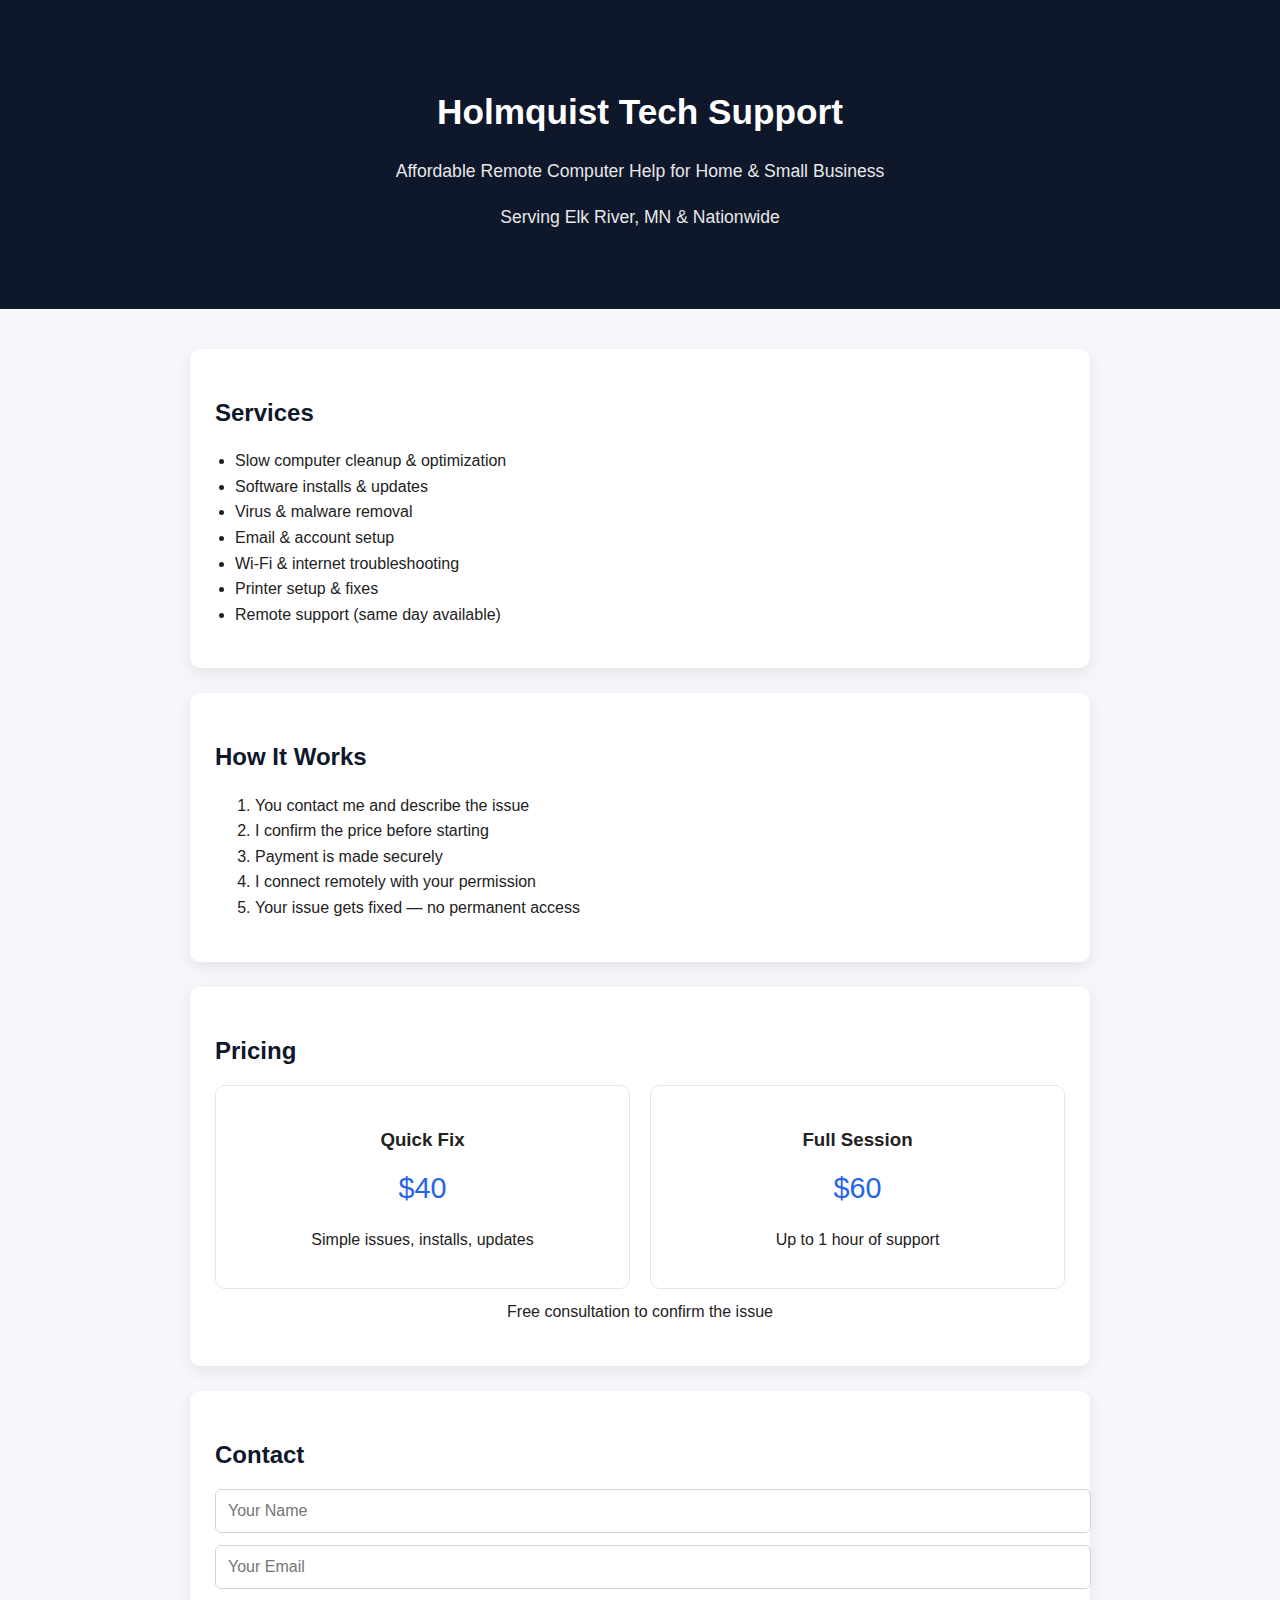
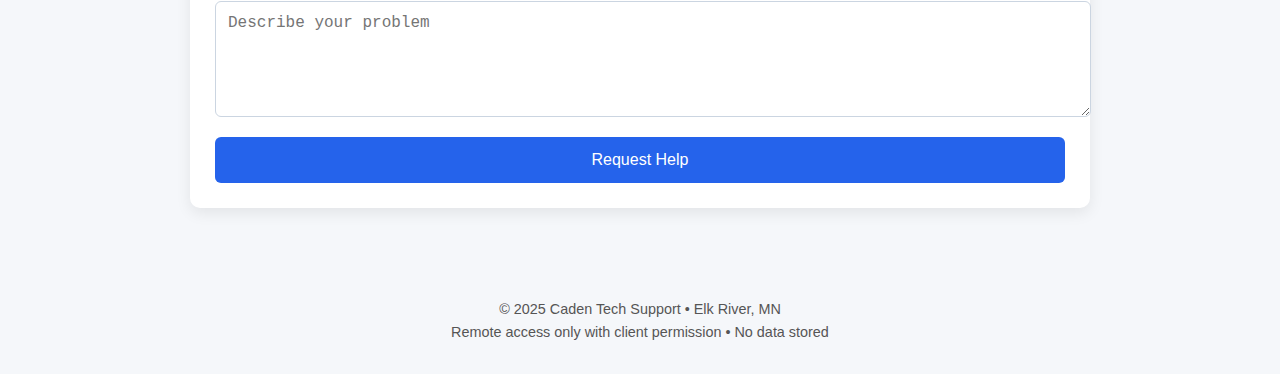
<file: index.html>
<!DOCTYPE html>
<html lang="en">
<head>
  <meta charset="UTF-8" />
  <meta name="viewport" content="width=device-width, initial-scale=1.0"/>
  <title>Holmquist Tech Support | Remote Computer Help</title>
  <style>
    body {
      margin: 0;
      font-family: Arial, Helvetica, sans-serif;
      background: #f5f7fa;
      color: #222;
      line-height: 1.6;
    }
    header {
      background: #0f172a;
      color: white;
      padding: 60px 20px;
      text-align: center;
    }
    header h1 {
      margin-bottom: 10px;
      font-size: 2.2rem;
    }
    header p {
      font-size: 1.1rem;
      opacity: 0.9;
    }
    section {
      max-width: 900px;
      margin: auto;
      padding: 40px 20px;
    }
    h2 {
      color: #0f172a;
      margin-bottom: 15px;
    }
    ul {
      padding-left: 20px;
    }
    .card {
      background: white;
      padding: 25px;
      border-radius: 10px;
      box-shadow: 0 5px 15px rgba(0,0,0,0.08);
      margin-bottom: 25px;
    }
    .pricing {
      display: grid;
      gap: 20px;
      grid-template-columns: repeat(auto-fit, minmax(250px, 1fr));
    }
    .price-box {
      border: 1px solid #e5e7eb;
      border-radius: 10px;
      padding: 20px;
      text-align: center;
    }
    .price-box h3 {
      margin-bottom: 10px;
    }
    .price {
      font-size: 1.8rem;
      color: #2563eb;
      margin-bottom: 10px;
    }
    form input, form textarea {
      width: 100%;
      padding: 12px;
      margin-bottom: 12px;
      border-radius: 6px;
      border: 1px solid #cbd5e1;
      font-size: 1rem;
    }
    form button {
      background: #2563eb;
      color: white;
      border: none;
      padding: 14px;
      width: 100%;
      font-size: 1rem;
      border-radius: 6px;
      cursor: pointer;
    }
    form button:hover {
      background: #1d4ed8;
    }
    footer {
      text-align: center;
      padding: 25px;
      font-size: 0.9rem;
      color: #555;
    }
  </style>
</head>

<body>

<header>
  <h1>Holmquist Tech Support</h1>
  <p>Affordable Remote Computer Help for Home & Small Business</p>
  <p>Serving Elk River, MN & Nationwide</p>
</header>

<section>
  <div class="card">
    <h2>Services</h2>
    <ul>
      <li>Slow computer cleanup & optimization</li>
      <li>Software installs & updates</li>
      <li>Virus & malware removal</li>
      <li>Email & account setup</li>
      <li>Wi-Fi & internet troubleshooting</li>
      <li>Printer setup & fixes</li>
      <li>Remote support (same day available)</li>
    </ul>
  </div>

  <div class="card">
    <h2>How It Works</h2>
    <ol>
      <li>You contact me and describe the issue</li>
      <li>I confirm the price before starting</li>
      <li>Payment is made securely</li>
      <li>I connect remotely with your permission</li>
      <li>Your issue gets fixed — no permanent access</li>
    </ol>
  </div>

  <div class="card">
    <h2>Pricing</h2>
    <div class="pricing">
      <div class="price-box">
        <h3>Quick Fix</h3>
        <div class="price">$40</div>
        <p>Simple issues, installs, updates</p>
      </div>
      <div class="price-box">
        <h3>Full Session</h3>
        <div class="price">$60</div>
        <p>Up to 1 hour of support</p>
      </div>
    </div>
    <p style="text-align:center;margin-top:10px;">Free consultation to confirm the issue</p>
  </div>

  <div class="card">
    <h2>Contact</h2>
    <form name="contact" method="POST" data-netlify="true">
      <input type="hidden" name="form-name" value="contact">
      <input type="text" name="name" placeholder="Your Name" required>
      <input type="email" name="email" placeholder="Your Email" required>
      <textarea name="message" rows="5" placeholder="Describe your problem" required></textarea>
      <button type="submit">Request Help</button>
    </form>
  </div>
</section>

<footer>
  © 2025 Caden Tech Support • Elk River, MN  
  <br>
  Remote access only with client permission • No data stored
</footer>

</body>
</html>
</file>
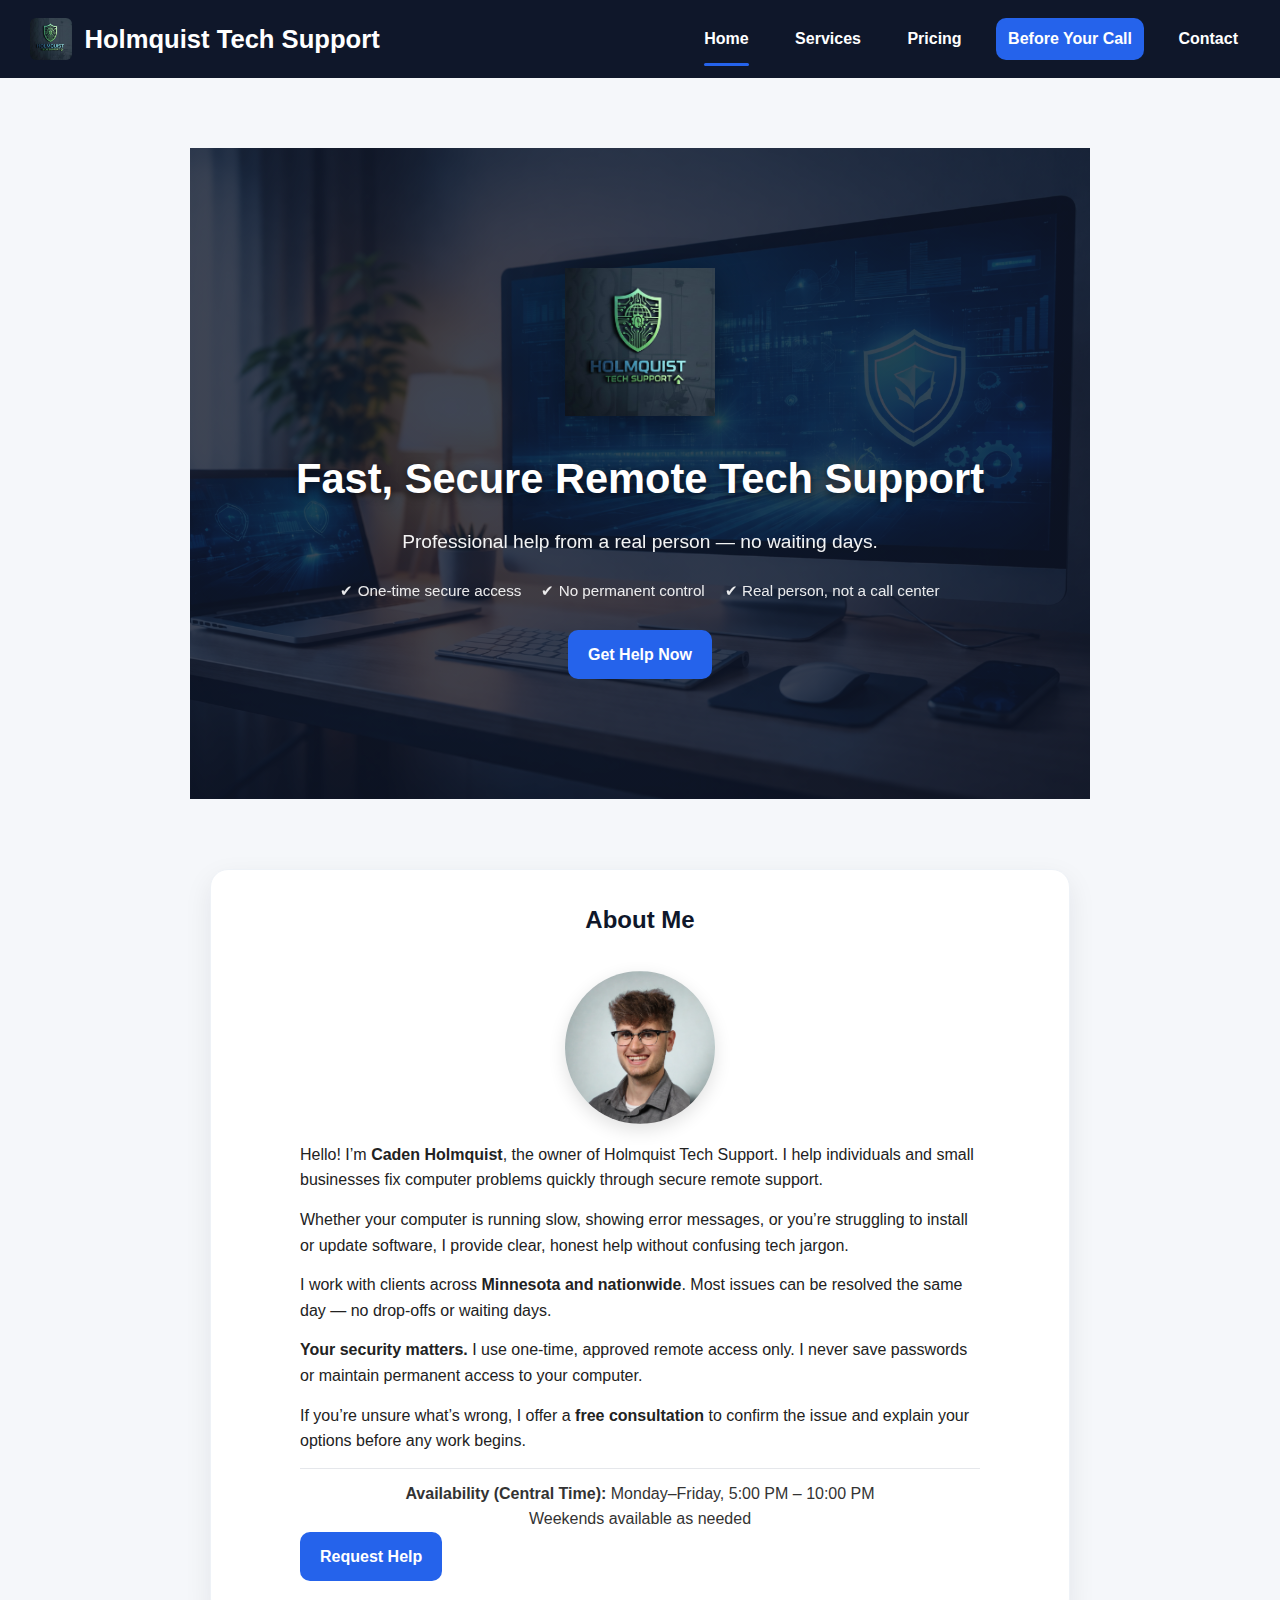
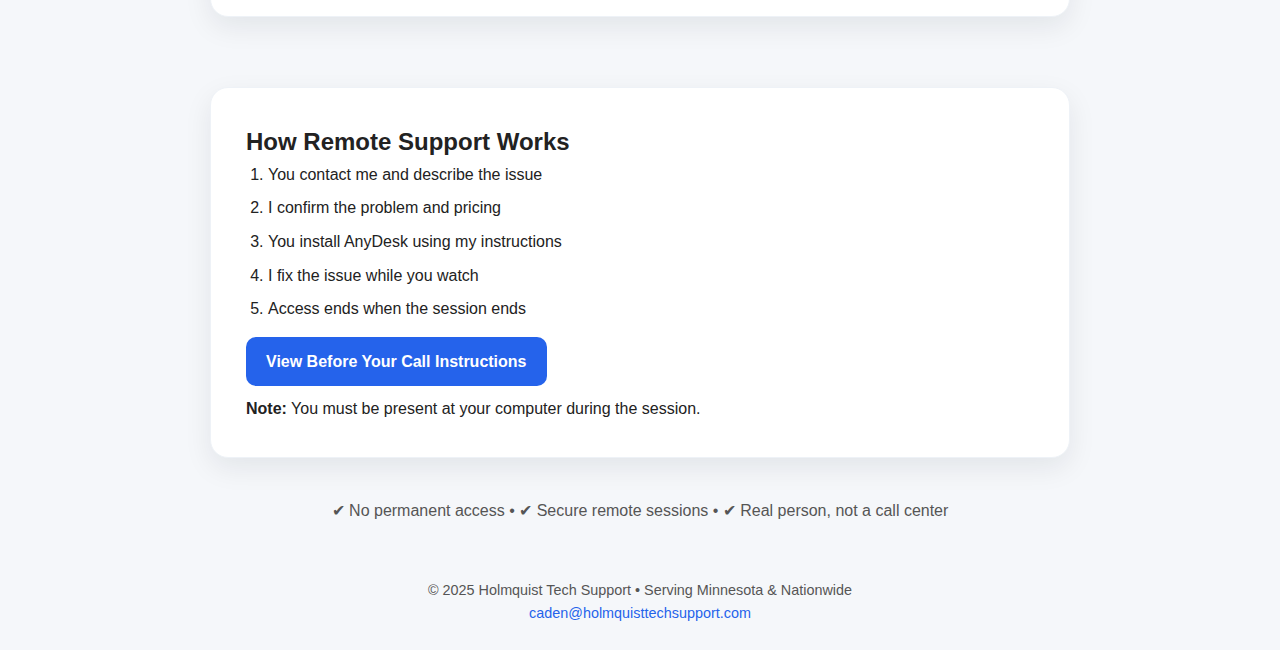
<file: Holmquist Tech Support/index.html>
<!DOCTYPE html>
<html lang="en">
<head>
<meta charset="UTF-8">
<meta name="viewport" content="width=device-width, initial-scale=1.0">
<title>Holmquist Tech Support | Home</title>
<link rel="stylesheet" href="style.css">
</head>
<body>

<!-- =========================
     HEADER / NAVIGATION
========================== -->
<header>
  <div class="header-brand">
    <img src="images/logo.jpg" alt="Holmquist Tech Support Logo" class="logo">
    <span class="site-name">Holmquist Tech Support</span>
  </div>

  <nav>
    <a href="index.html" class="active">Home</a>
    <a href="services.html">Services</a>
    <a href="pricing.html">Pricing</a>
    <a href="instructions.html" class="cta-nav">Before Your Call</a>
    <a href="contact.html">Contact</a>
  </nav>
</header>

<!-- =========================
     HERO SECTION (FULL WIDTH)
========================== -->
<section class="hero">
  <div class="hero-inner">

    <img src="images/logo.jpg" class="hero-logo" alt="Holmquist Tech Support logo">

    <h2>Fast, Secure Remote Tech Support</h2>
    <p class="hero-sub">
      Professional help from a real person — no waiting days.
    </p>

    <!-- TRUST BULLETS -->
    <div class="hero-trust">
      <span>✔ One-time secure access</span>
      <span>✔ No permanent control</span>
      <span>✔ Real person, not a call center</span>
    </div>

    <a href="contact.html" class="download-btn hero-btn">Get Help Now</a>

  </div>
</section>

<!-- =========================
     ABOUT ME SECTION
========================== -->
<section id="about"class="text-underline">
  <div class="card about">
	<h2 class="section-title">About Me</h2>
    <img src="images/Caden.jpg" alt="Caden Holmquist">

    <div class="about-content">
	  <p>Hello! I’m <strong>Caden Holmquist</strong>, the owner of Holmquist Tech Support. I help individuals and small businesses fix computer problems quickly through secure remote support.</p>

  	  <p>Whether your computer is running slow, showing error messages, or you’re struggling to install or update software, I provide clear, honest help without confusing tech jargon.</p>

	  <p>I work with clients across <strong>Minnesota and nationwide</strong>. Most issues can be resolved the same day — no drop-offs or waiting days.</p>

	  <p><strong>Your security matters.</strong> I use one-time, approved remote access only. I never save passwords or maintain permanent access to your computer.</p>

	  <p>If you’re unsure what’s wrong, I offer a <strong>free consultation</strong> to confirm the issue and explain your options before any work begins.</p>

	  <div class="availability">
		<strong>Availability (Central Time):</strong> Monday–Friday, 5:00 PM – 10:00 PM<br>
		Weekends available as needed
	  </div>

      <a href="contact.html" class="download-btn">Request Help</a>
    </div>
  </div>
</section>

<!-- =========================
     HOW IT WORKS SECTION
========================== -->
<section id="how-it-works" class="text-underline">
  <div class="card">
    <h2>How Remote Support Works</h2>
    <ol>
      <li>You contact me and describe the issue</li>
      <li>I confirm the problem and pricing</li>
      <li>You install AnyDesk using my instructions</li>
      <li>I fix the issue while you watch</li>
      <li>Access ends when the session ends</li>
    </ol>

    <p style="margin-top: 15px;">
      <a href="instructions.html" class="download-btn">View Before Your Call Instructions</a>
    </p>

    <p style="margin-top: 10px;">
      <strong>Note:</strong> You must be present at your computer during the session.
    </p>
  </div>
</section>

<!-- =========================
     TRUST LINE
========================== -->
<p class="trust-line">
  ✔ No permanent access • ✔ Secure remote sessions • ✔ Real person, not a call center
</p>

<!-- =========================
     FOOTER
========================== -->
<footer>
  © 2025 Holmquist Tech Support • Serving Minnesota & Nationwide<br>
  <a href="mailto:caden@holmquisttechsupport.com">caden@holmquisttechsupport.com</a>
</footer>

</body>
</html>
</file>
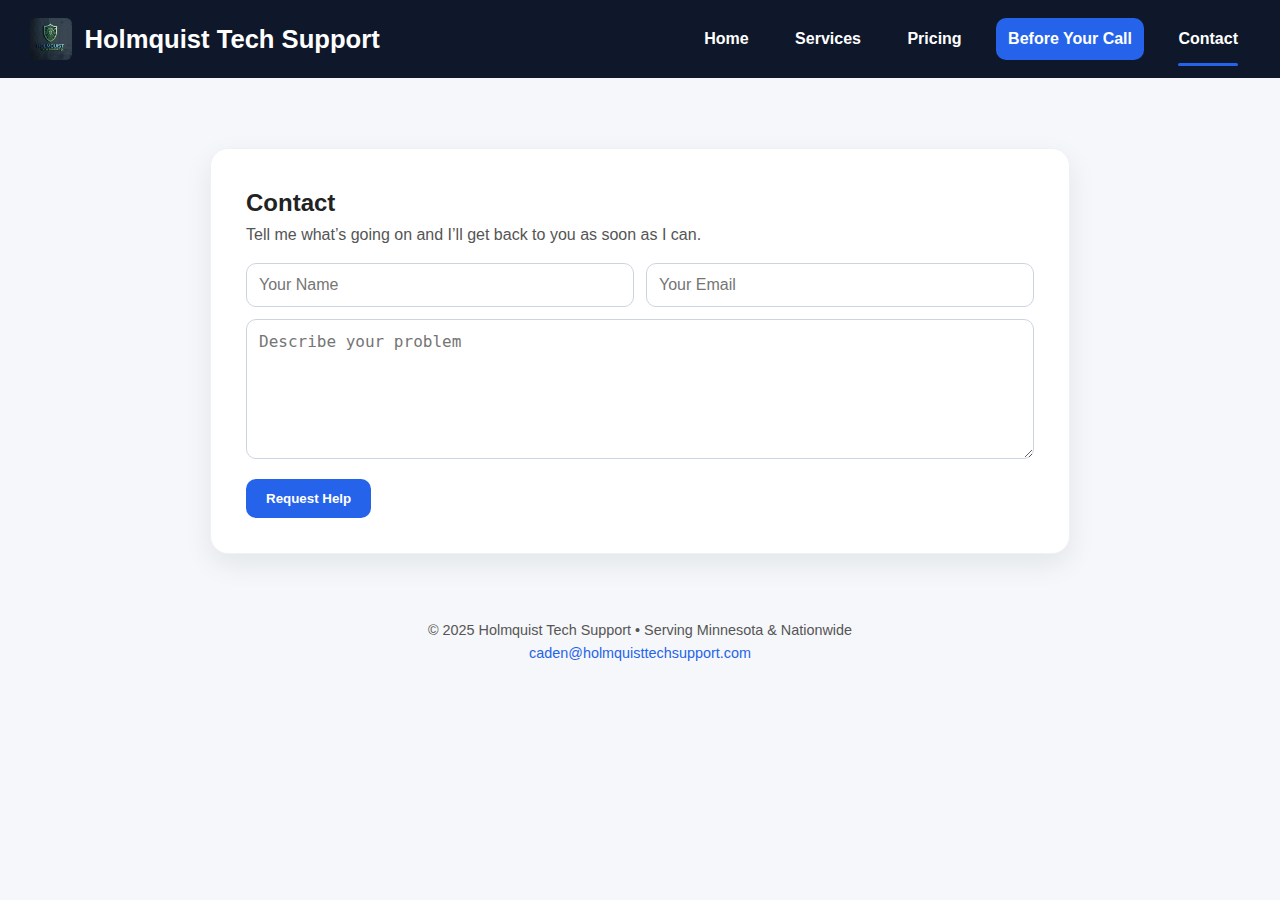
<file: contact.html>
<!DOCTYPE html>
<html lang="en">
<head>
<meta charset="UTF-8">
<meta name="viewport" content="width=device-width, initial-scale=1.0">
<title>Holmquist Tech Support | Contact</title>
<link rel="stylesheet" href="style.css">
</head>
<body>

<!-- =========================
     HEADER / NAVIGATION
========================== -->
<header>
  <div class="header-brand">
    <img src="images/logo.jpg" alt="Holmquist Tech Support Logo" class="logo">
    <span class="site-name">Holmquist Tech Support</span>
  </div>

<nav>
  <a href="index.html">Home</a>
  <a href="services.html">Services</a>
  <a href="pricing.html">Pricing</a>
  <a href="instructions.html" class="cta-nav">Before Your Call</a>
  <a href="contact.html" class="active">Contact</a>
</nav>

</header>

<!-- =========================
     CONTACT SECTION
========================== -->
<section id="contact">
  <div class="card">
    <h2>Contact</h2>
    <p class="muted" style="margin-bottom: 15px;">
      Tell me what’s going on and I’ll get back to you as soon as I can.
    </p>

    <form name="contact" method="POST" data-netlify="true">
      <input type="hidden" name="form-name" value="contact">

      <div class="form-row">
        <input type="text" name="name" placeholder="Your Name" required>
        <input type="email" name="email" placeholder="Your Email" required>
      </div>

      <textarea name="message" rows="6" placeholder="Describe your problem" required></textarea>

      <button type="submit">Request Help</button>
    </form>
  </div>
</section>

<!-- =========================
     FOOTER
========================== -->
<footer>
  © 2025 Holmquist Tech Support • Serving Minnesota & Nationwide<br>
  <a href="mailto:caden@holmquisttechsupport.com">caden@holmquisttechsupport.com</a>
</footer>

</body>
</html>
</file>
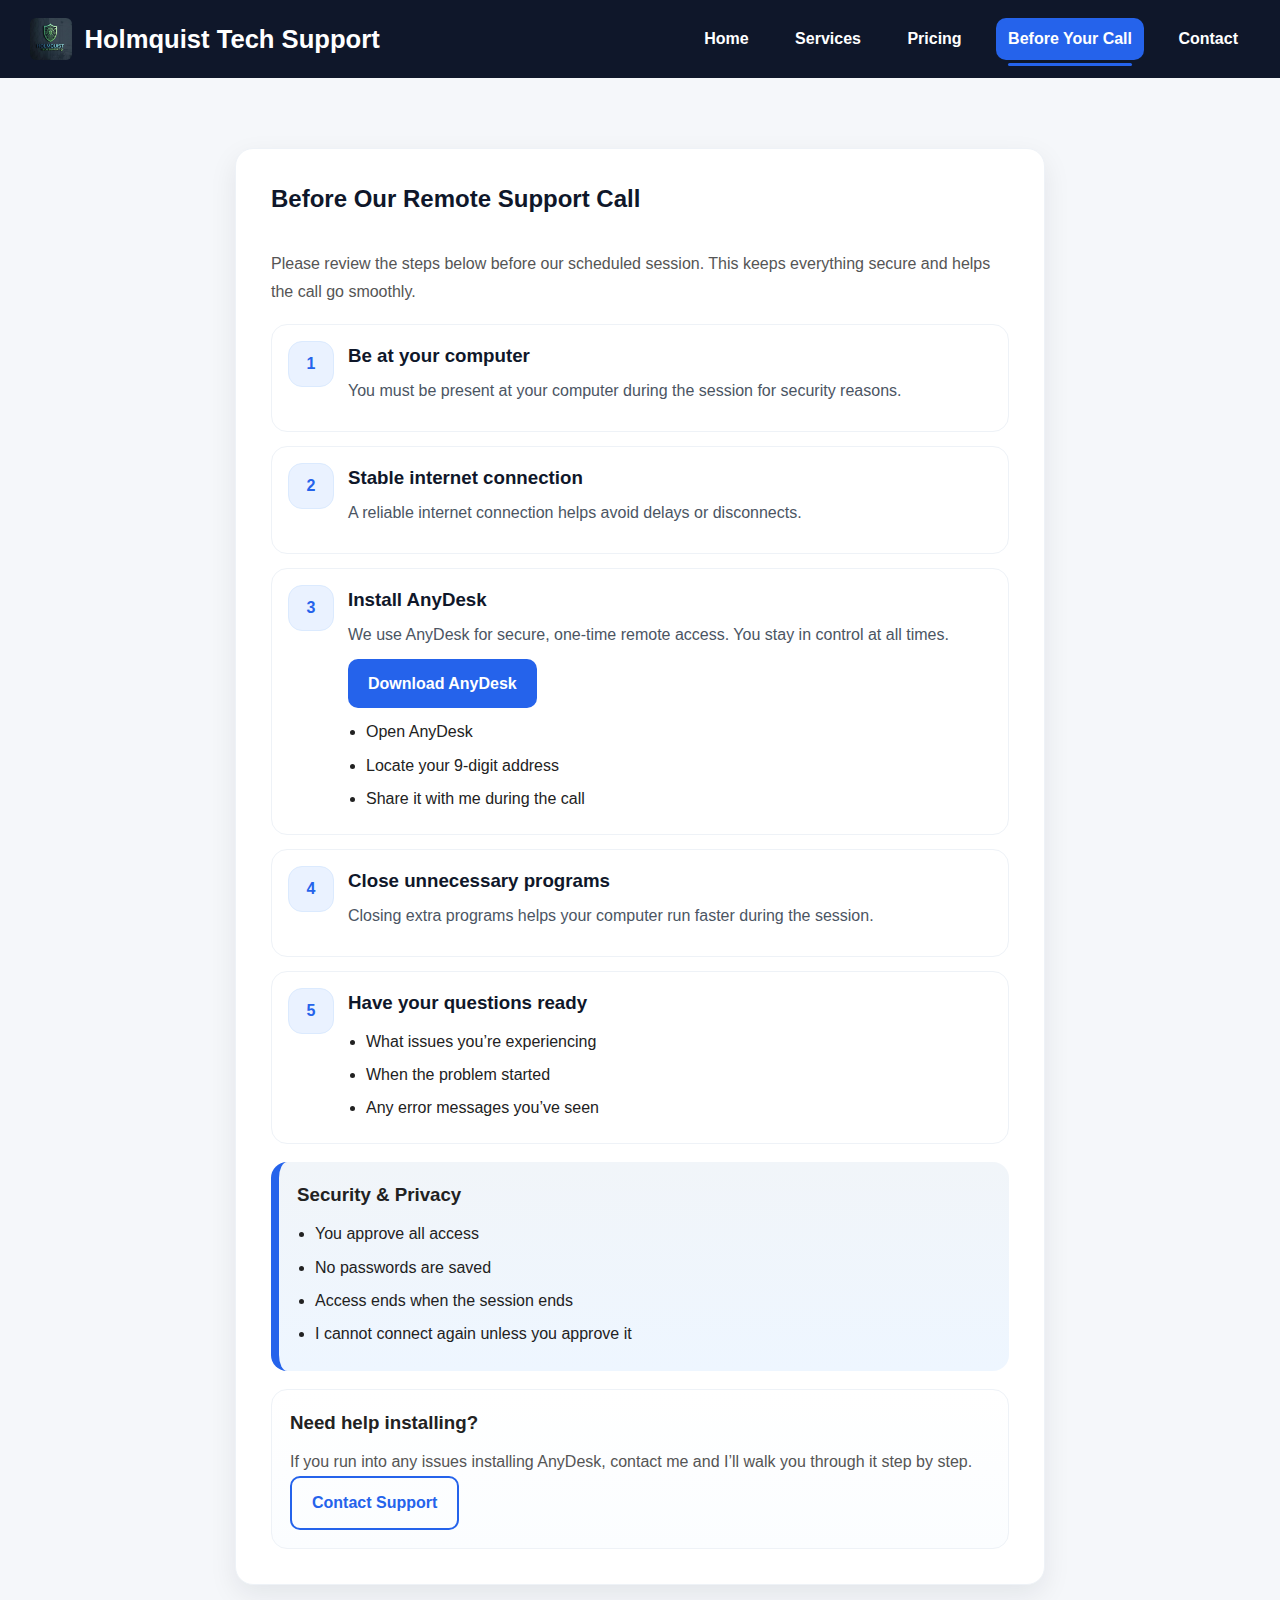
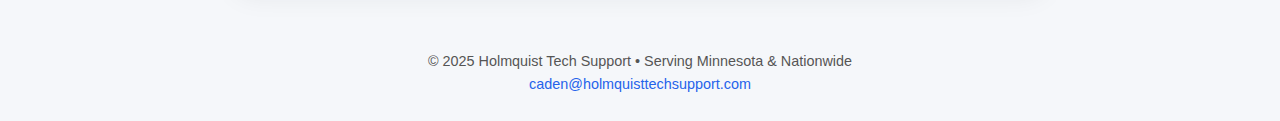
<file: Instructions.html>
<!DOCTYPE html>
<html lang="en">
<head>
<meta charset="UTF-8" />
<meta name="viewport" content="width=device-width, initial-scale=1.0" />
<title>Before Your Call | Holmquist Tech Support</title>
<link rel="stylesheet" href="style.css" />
</head>
<body>

<!-- =========================
     HEADER / NAV
========================== -->
<header>
  <div class="header-brand">
    <img src="images/logo.jpg" alt="Holmquist Tech Support Logo" class="logo">
    <span class="site-name">Holmquist Tech Support</span>
  </div>

<nav>
  <a href="index.html">Home</a>
  <a href="services.html">Services</a>
  <a href="pricing.html">Pricing</a>
  <a href="instructions.html" class="cta-nav active">Before Your Call</a>
  <a href="contact.html">Contact</a>
</nav>

</header>


<!-- =========================
     CONTENT
========================== -->
<section class="instructions">
  <div class="card instructions-card">

    <h2 class="section-title">Before Our Remote Support Call</h2>
    <p class="muted">
      Please review the steps below before our scheduled session. This keeps everything secure and helps the call go smoothly.
    </p>

    <div class="steps">

      <div class="step">
        <div class="step-num">1</div>
        <div class="step-body">
          <h3>Be at your computer</h3>
          <p>You must be present at your computer during the session for security reasons.</p>
        </div>
      </div>

      <div class="step">
        <div class="step-num">2</div>
        <div class="step-body">
          <h3>Stable internet connection</h3>
          <p>A reliable internet connection helps avoid delays or disconnects.</p>
        </div>
      </div>

      <div class="step">
        <div class="step-num">3</div>
        <div class="step-body">
          <h3>Install AnyDesk</h3>
          <p>We use AnyDesk for secure, one-time remote access. You stay in control at all times.</p>
          <a class="download-btn" href="https://anydesk.com/en/downloads" target="_blank" rel="noopener">Download AnyDesk</a>

          <ul class="clean-list">
            <li>Open AnyDesk</li>
            <li>Locate your 9-digit address</li>
            <li>Share it with me during the call</li>
          </ul>
        </div>
      </div>

      <div class="step">
        <div class="step-num">4</div>
        <div class="step-body">
          <h3>Close unnecessary programs</h3>
          <p>Closing extra programs helps your computer run faster during the session.</p>
        </div>
      </div>

      <div class="step">
        <div class="step-num">5</div>
        <div class="step-body">
          <h3>Have your questions ready</h3>
          <ul class="clean-list">
            <li>What issues you’re experiencing</li>
            <li>When the problem started</li>
            <li>Any error messages you’ve seen</li>
          </ul>
        </div>
      </div>

    </div>

    <div class="security-box">
      <h3>Security & Privacy</h3>
      <ul class="clean-list">
        <li>You approve all access</li>
        <li>No passwords are saved</li>
        <li>Access ends when the session ends</li>
        <li>I cannot connect again unless you approve it</li>
      </ul>
    </div>

    <div class="help-box">
      <h3>Need help installing?</h3>
      <p class="muted">
        If you run into any issues installing AnyDesk, contact me and I’ll walk you through it step by step.
      </p>
      <a class="btn-outline" href="contact.html">Contact Support</a>
    </div>

  </div>
</section>

<!-- =========================
     FOOTER
========================== -->
<footer>
  © 2025 Holmquist Tech Support • Serving Minnesota & Nationwide<br>
  <a href="mailto:caden@holmquisttechsupport.com">caden@holmquisttechsupport.com</a>
</footer>

</body>
</html>
</file>
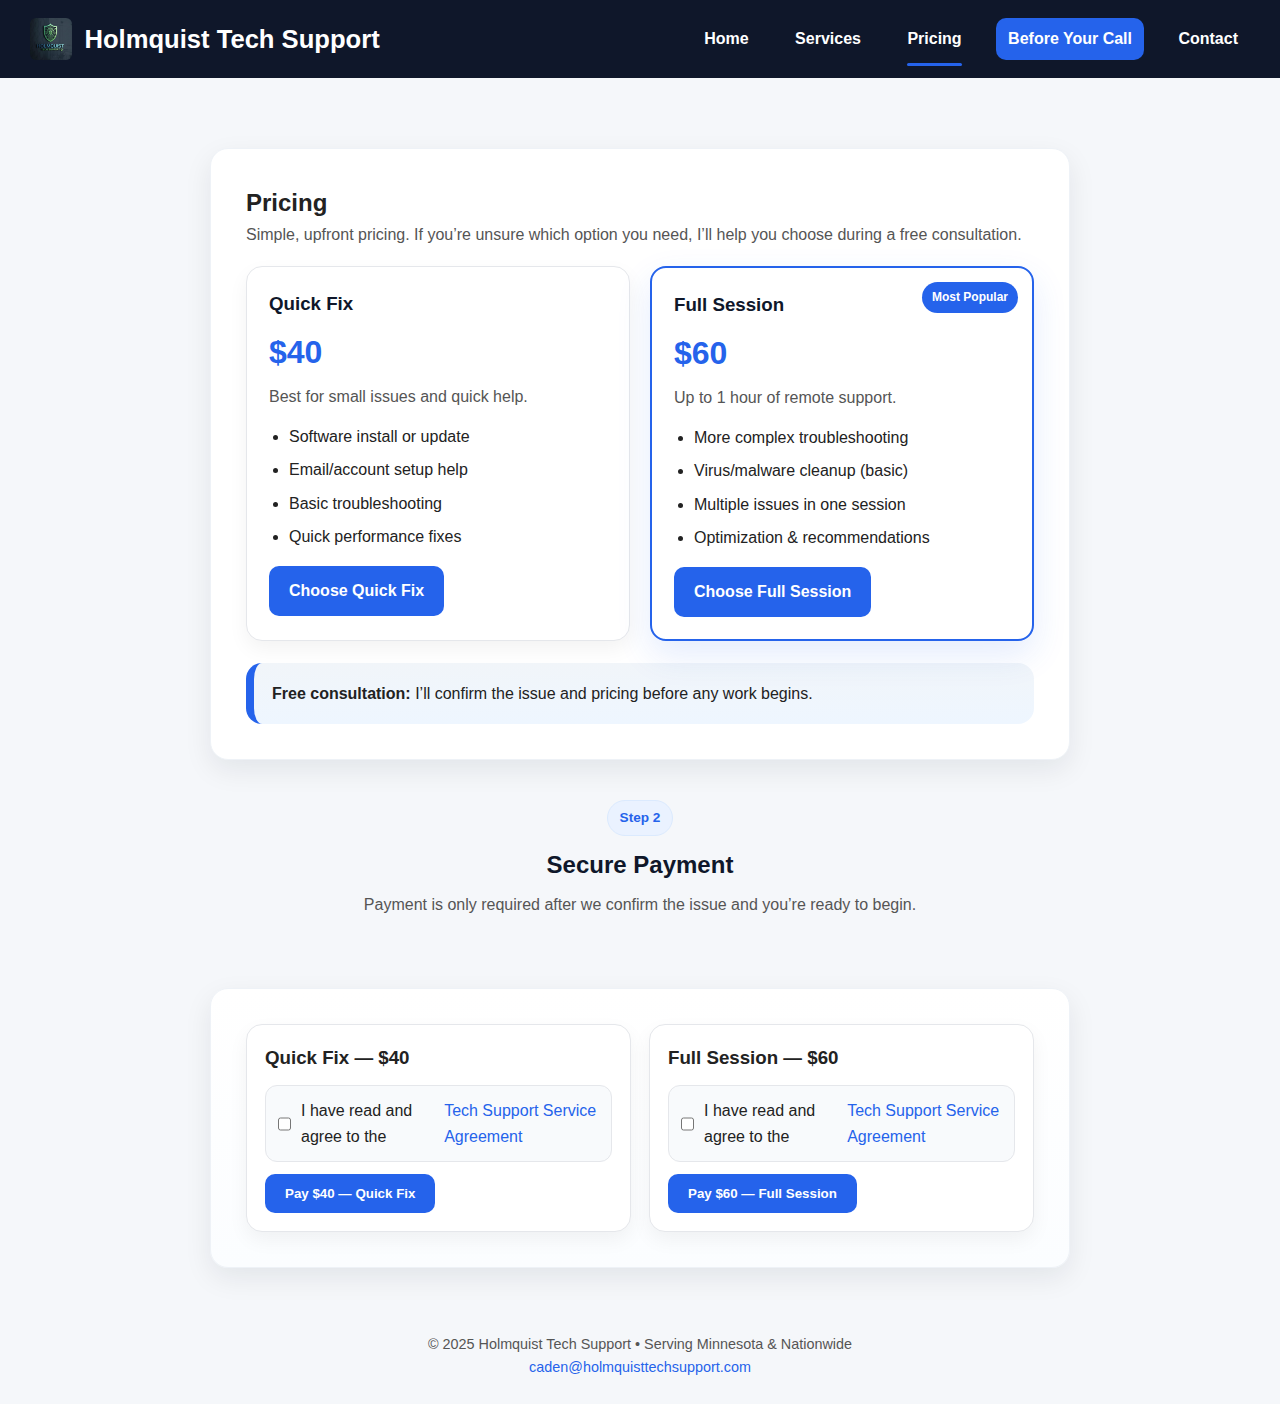
<file: pricing.html>
<!DOCTYPE html>
<html lang="en">
<head>
<meta charset="UTF-8">
<meta name="viewport" content="width=device-width, initial-scale=1.0">
<title>Holmquist Tech Support | Pricing</title>
<link rel="stylesheet" href="style.css">
</head>
<body>

<!-- =========================
     HEADER / NAV
========================== -->
<header>
  <div class="header-brand">
    <img src="images/logo.jpg" alt="Holmquist Tech Support Logo" class="logo">
    <span class="site-name">Holmquist Tech Support</span>
  </div>

<nav>
  <a href="index.html">Home</a>
  <a href="services.html">Services</a>
  <a href="pricing.html" class="active">Pricing</a>
  <a href="instructions.html" class="cta-nav">Before Your Call</a>
  <a href="contact.html">Contact</a>
</nav>

</header>


<!-- =========================
     STEP 1: PRICING
========================== -->
<section>
  <div class="card">
    <h2>Pricing</h2>
    <p class="muted">
      Simple, upfront pricing. If you’re unsure which option you need, I’ll help you choose during a free consultation.
    </p>

    <div class="pricing">
      <!-- Quick Fix -->
      <div class="price-box">
        <h3>Quick Fix</h3>
        <div class="price">$40</div>
        <p>Best for small issues and quick help.</p>
        <ul>
          <li>Software install or update</li>
          <li>Email/account setup help</li>
          <li>Basic troubleshooting</li>
          <li>Quick performance fixes</li>
        </ul>
        <a href="#payment" class="download-btn">Choose Quick Fix</a>
      </div>

      <!-- Full Session -->
      <div class="price-box highlight">
        <span class="badge">Most Popular</span>
        <h3>Full Session</h3>
        <div class="price">$60</div>
        <p>Up to 1 hour of remote support.</p>
        <ul>
          <li>More complex troubleshooting</li>
          <li>Virus/malware cleanup (basic)</li>
          <li>Multiple issues in one session</li>
          <li>Optimization & recommendations</li>
        </ul>
        <a href="#payment" class="download-btn">Choose Full Session</a>
      </div>
    </div>

    <div class="security-box" style="margin-top: 22px;">
      <strong>Free consultation:</strong> I’ll confirm the issue and pricing before any work begins.
    </div>
  </div>
</section>

<!-- =========================
     STEP 2 DIVIDER
========================== -->
<div class="step-divider" id="payment">
  <div class="step-pill">Step 2</div>
  <h2 class="step-title">Secure Payment</h2>
  <p class="muted step-sub">
    Payment is only required after we confirm the issue and you’re ready to begin.
  </p>
</div>

<!-- =========================
     STEP 2: PAYMENT
========================== -->
<section>
  <div class="card payment-section">

    <div class="payment-grid">
      <!-- Quick Fix Payment -->
      <div class="payment-card">
        <h3>Quick Fix — $40</h3>

        <form action="https://www.paypal.com/cgi-bin/webscr" method="post" onsubmit="return validateCheckbox('agree1');">
          <input type="hidden" name="cmd" value="_xclick">
          <input type="hidden" name="business" value="caden@holmquisttechsupport.com">
          <input type="hidden" name="item_name" value="Quick Fix Tech Support">
          <input type="hidden" name="amount" value="40.00">
          <input type="hidden" name="currency_code" value="USD">

          <label class="agree">
            <input type="checkbox" id="agree1" required>
            I have read and agree to the
            <a href="service-agreement.html" target="_blank">Tech Support Service Agreement</a>
          </label>

          <button type="submit">Pay $40 — Quick Fix</button>
        </form>
      </div>

      <!-- Full Session Payment -->
      <div class="payment-card">
        <h3>Full Session — $60</h3>

        <form action="https://www.paypal.com/cgi-bin/webscr" method="post" onsubmit="return validateCheckbox('agree2');">
          <input type="hidden" name="cmd" value="_xclick">
          <input type="hidden" name="business" value="caden@holmquisttechsupport.com">
          <input type="hidden" name="item_name" value="Full Session Tech Support">
          <input type="hidden" name="amount" value="60.00">
          <input type="hidden" name="currency_code" value="USD">

          <label class="agree">
            <input type="checkbox" id="agree2" required>
            I have read and agree to the
            <a href="service-agreement.html" target="_blank">Tech Support Service Agreement</a>
          </label>

          <button type="submit">Pay $60 — Full Session</button>
        </form>
      </div>
    </div>

  </div>
</section>

<!-- =========================
     FOOTER
========================== -->
<footer>
  © 2025 Holmquist Tech Support • Serving Minnesota & Nationwide<br>
  <a href="mailto:caden@holmquisttechsupport.com">caden@holmquisttechsupport.com</a>
</footer>

<script>
function validateCheckbox(id) {
  const checkbox = document.getElementById(id);
  if (!checkbox.checked) {
    alert('You must agree to the Service Agreement before paying.');
    return false;
  }
  return true;
}
</script>

</body>
</html>
</file>
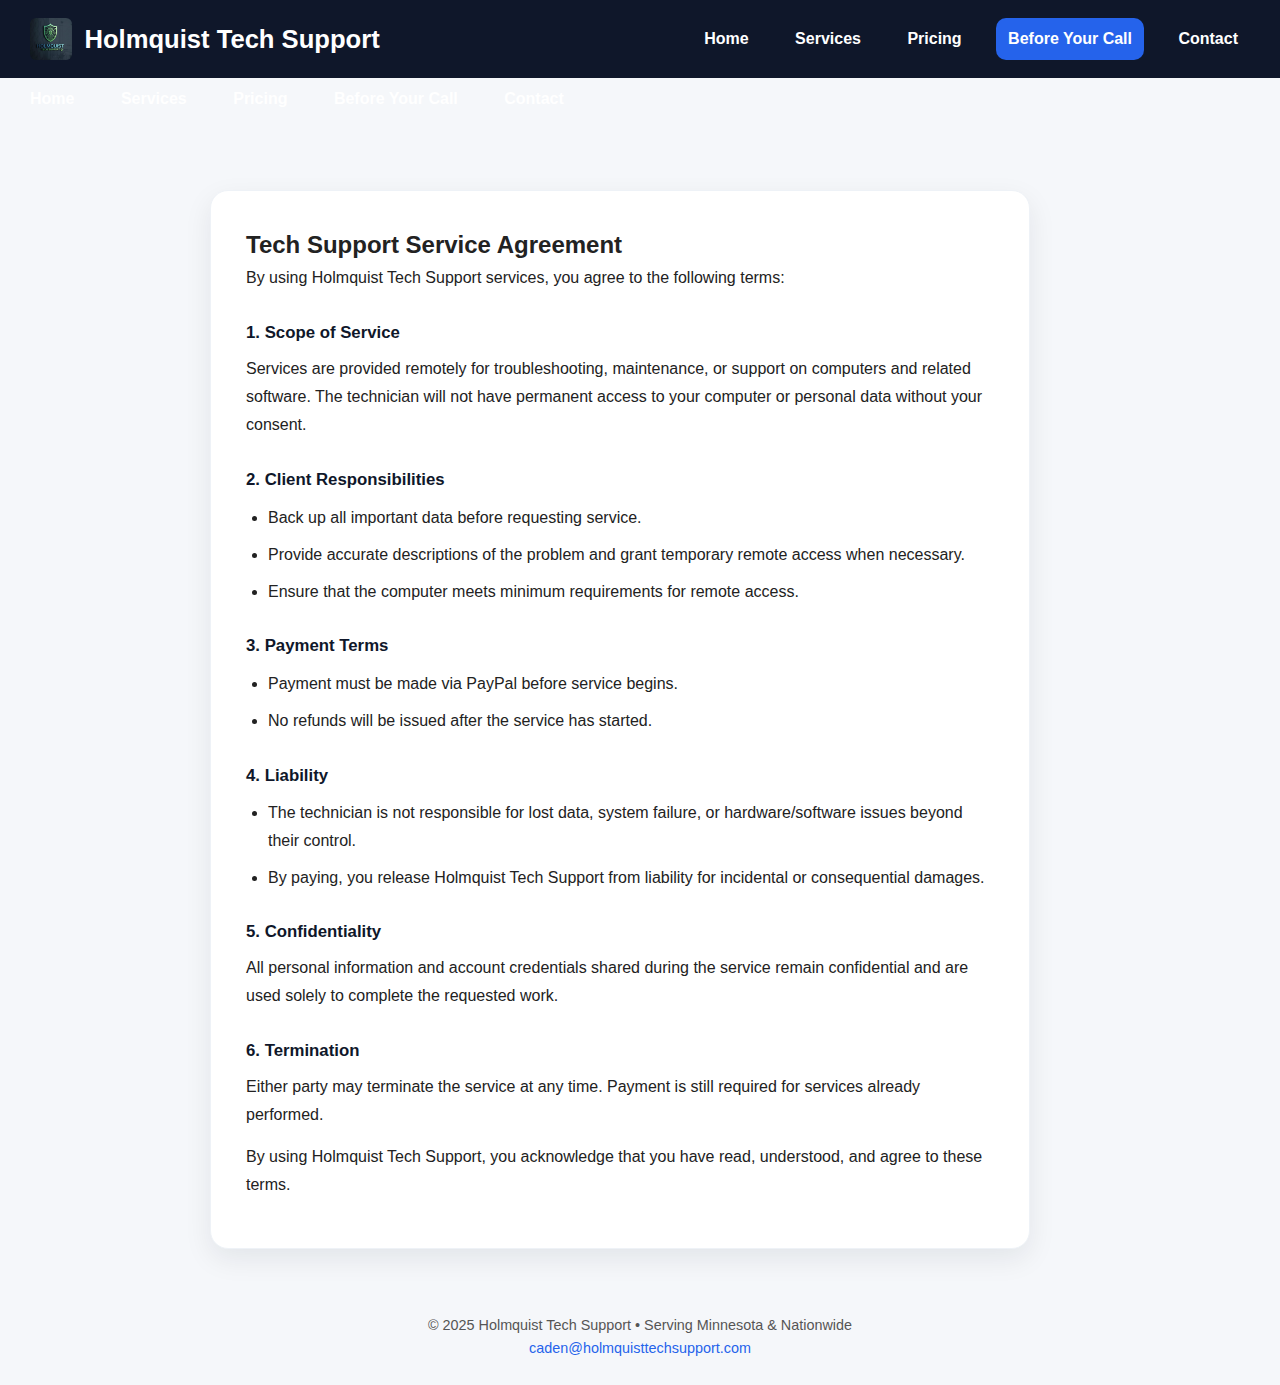
<file: service-agreement.html>
<!DOCTYPE html>
<html lang="en">
<head>
<meta charset="UTF-8">
<meta name="viewport" content="width=device-width, initial-scale=1.0">
<title>Tech Support Service Agreement | Holmquist Tech Support</title>
<link rel="stylesheet" href="style.css">
</head>
<body>

<header>
  <div class="header-brand">
    <img src="images/logo.jpg" alt="Holmquist Tech Support Logo" class="logo">
    <span class="site-name">Holmquist Tech Support</span>
  </div>

  <nav>
    <a href="index.html">Home</a>
    <a href="services.html">Services</a>
    <a href="pricing.html">Pricing</a>
    <a href="instructions.html" class="cta-nav">Before Your Call</a>
    <a href="contact.html">Contact</a>
  </nav>
</header>


  <nav>
    <a href="index.html">Home</a>
    <a href="services.html">Services</a>
    <a href="pricing.html">Pricing</a>
    <a href="instructions.html">Before Your Call</a>
    <a href="contact.html">Contact</a>
  </nav>
</header>

<section>
  <div class="card service-agreement">
    <h2>Tech Support Service Agreement</h2>
    <p>By using Holmquist Tech Support services, you agree to the following terms:</p>

    <h3>1. Scope of Service</h3>
    <p>Services are provided remotely for troubleshooting, maintenance, or support on computers and related software. The technician will not have permanent access to your computer or personal data without your consent.</p>

    <h3>2. Client Responsibilities</h3>
    <ul>
      <li>Back up all important data before requesting service.</li>
      <li>Provide accurate descriptions of the problem and grant temporary remote access when necessary.</li>
      <li>Ensure that the computer meets minimum requirements for remote access.</li>
    </ul>

    <h3>3. Payment Terms</h3>
    <ul>
      <li>Payment must be made via PayPal before service begins.</li>
      <li>No refunds will be issued after the service has started.</li>
    </ul>

    <h3>4. Liability</h3>
    <ul>
      <li>The technician is not responsible for lost data, system failure, or hardware/software issues beyond their control.</li>
      <li>By paying, you release Holmquist Tech Support from liability for incidental or consequential damages.</li>
    </ul>

    <h3>5. Confidentiality</h3>
    <p>All personal information and account credentials shared during the service remain confidential and are used solely to complete the requested work.</p>

    <h3>6. Termination</h3>
    <p>Either party may terminate the service at any time. Payment is still required for services already performed.</p>

    <p>By using Holmquist Tech Support, you acknowledge that you have read, understood, and agree to these terms.</p>
  </div>
</section>

<footer>
  © 2025 Holmquist Tech Support • Serving Minnesota & Nationwide<br>
  <a href="mailto:caden@holmquisttechsupport.com">caden@holmquisttechsupport.com</a>
</footer>

</body>
</html>
</file>
<file: Holmquist Tech Support/style.css>
/* =========================
   RESET
========================= */
* {
  box-sizing: border-box;
  margin: 0;
  padding: 0;
}

/* =========================
   BASE
========================= */
body {
  font-family: Arial, Helvetica, sans-serif;
  background: #f5f7fa;
  color: #222;
  line-height: 1.6;
}

a {
  color: #2563eb;
  text-decoration: none;
}

a:hover {
  text-decoration: underline;
}

/* =========================
   HEADER / NAV
========================= */
header {
  background: #0f172a;
  color: white;
  padding: 18px 30px;
  display: flex;
  justify-content: space-between;
  align-items: center;
}

.header-brand {
  display: flex;
  align-items: center;
  gap: 12px;
}

.logo {
  height: 42px;
  width: auto;
  border-radius: 6px;
}

.site-name {
  font-size: 1.6rem;
  font-weight: bold;
  color: white;
}

nav a {
  color: white;
  text-decoration: none;
  margin-left: 18px;
  font-weight: bold;
  display: inline-block;
  padding: 8px 10px;
  border-radius: 8px;
}

nav a:hover {
  background: rgba(255,255,255,0.08);
}

/* =========================
   NAVIGATION
========================= */

nav a {
  color: white;
  text-decoration: none;
  margin-left: 18px;
  font-weight: bold;
  padding: 8px 12px;
  border-radius: 10px;
  position: relative;
  transition: background 0.25s ease;
}

/* Hover */
nav a:hover {
  background: rgba(255,255,255,0.08);
}

/* CTA NAV ITEM (Before Your Call) */
nav a.cta-nav {
  background: #2563eb;
}

nav a.cta-nav:hover {
  background: #1d4ed8;
}

/* ACTIVE PAGE INDICATOR (underline only) */
nav a.active::after {
  content: "";
  position: absolute;
  left: 12px;
  right: 12px;
  bottom: -6px;
  height: 3px;
  background: #2563eb;
  border-radius: 2px;
}


/* =========================
   LAYOUT
========================= */
section {
  max-width: 900px;
  margin: 70px auto 40px auto;
  padding: 0 20px;
}

/* =========================
   HERO (INDEX)
========================= */
.hero {
  width: 100%;
  background: linear-gradient(
    rgba(15, 23, 42, 0.8),
    rgba(15, 23, 42, 0.8)
  ),
  url("images/hero-tech.jpg") center / cover no-repeat;

  padding: 120px 20px;
  color: white;
  text-align: center;
}

.hero-inner {
  max-width: 900px;
  margin: 0 auto;
}

.hero-logo {
  max-width: 150px;
  margin-bottom: 22px;
  filter: drop-shadow(0 6px 18px rgba(0,0,0,0.4));
  opacity: 0.98;
}

.hero h2 {
  font-size: 2.6rem;
  margin-bottom: 14px;
  color: white;
  text-shadow: 0 3px 8px rgba(0,0,0,0.6);
}

.hero-sub {
  font-size: 1.2rem;
  margin-bottom: 22px;
  opacity: 0.95;
}

.hero-trust {
  display: flex;
  justify-content: center;
  gap: 20px;
  flex-wrap: wrap;
  margin-bottom: 26px;
  font-size: 0.95rem;
  opacity: 0.9;
}

.hero-trust span {
  white-space: nowrap;
}

/* =========================
   BUTTONS
========================= */
.download-btn,
form button {
  display: inline-block;
  padding: 12px 20px;
  background-color: #2563eb;
  color: white;
  border: none;
  border-radius: 10px;
  font-weight: bold;
  cursor: pointer;
  transition: 0.25s ease;
  text-decoration: none;
}

.download-btn:hover,
form button:hover {
  background-color: #1d4ed8;
  text-decoration: none;
}

.btn-outline {
  display: inline-block;
  padding: 12px 20px;
  border: 2px solid #2563eb;
  color: #2563eb;
  border-radius: 10px;
  font-weight: bold;
  transition: 0.25s ease;
}

.btn-outline:hover {
  background: #2563eb;
  color: white;
  text-decoration: none;
}

/* =========================
   CARD
========================= */
.card {
  background: white;
  padding: 35px;
  border-radius: 18px;
  box-shadow: 0 10px 28px rgba(15, 23, 42, 0.08);
  margin-bottom: 26px;
  border: 1px solid #eef2f7;
}

/* =========================
   CONSISTENT UNDERLINE
   Use: <h2 class="section-title">Title</h2>
========================= */
.section-title {
  display: inline-block;
  position: relative;
  padding-bottom: 10px;
  margin-bottom: 16px;
  color: #0f172a;
  line-height: 1.25;
}

.section-title::after {
  content: "";
  position: absolute;
  left: 0;
  bottom: 0;
  width: 52px;
  height: 4px;
  background: #2563eb;
  border-radius: 2px;
}

/* =========================
   TYPOGRAPHY HELPERS
========================= */
.muted {
  color: #555;
}

ul, ol {
  padding-left: 22px;
}

li {
  margin-bottom: 8px;
}

/* =========================
   ABOUT (INDEX)
========================= */
.about {
  display: flex;
  flex-direction: column;
  align-items: center;
  text-align: center;
}

.about img {
  max-width: 150px;
  border-radius: 50%;
  box-shadow: 0 6px 18px rgba(0,0,0,0.12);
  margin: 10px 0 18px 0;
}

.about-content {
  width: 100%;
  max-width: 680px;
  text-align: left;
}

.about-content p {
  margin-bottom: 14px;
}

.availability {
  margin-top: 10px;
  padding-top: 12px;
  border-top: 1px solid #e5e7eb;
  text-align: center;
  color: #333;
}

/* Trust line */
.trust-line {
  text-align: center;
  color: #555;
  margin: 10px 0 30px 0;
}

/* Security / Note box */
.security-box,
.note,
.service-note {
  background: linear-gradient(180deg, #f1f5f9 0%, #eef6ff 100%);
  border-left: 8px solid #2563eb;
  padding: 18px;
  margin-top: 18px;
  border-radius: 16px;
}

/* =========================
   FORMS (CONTACT)
========================= */
form {
  margin-top: 10px;
}

.form-row {
  display: flex;
  gap: 12px;
  margin-bottom: 12px;
}

.form-row input {
  flex: 1;
}

form input,
form textarea {
  width: 100%;
  padding: 12px;
  border-radius: 10px;
  border: 1px solid #cbd5e1;
  font-size: 1rem;
  background: white;
}

form textarea {
  resize: vertical;
  margin-bottom: 12px;
}

/* Mobile: stack Name/Email */
@media (max-width: 600px) {
  .form-row {
    flex-direction: column;
  }
}

/* =========================
   SERVICES PAGE
========================= */
.services-hero {
  max-width: 900px;
  margin: 60px auto 0 auto;
  padding: 0 20px;
}

.services-hero-inner {
  background: linear-gradient(180deg, #ffffff 0%, #fbfdff 100%);
  border-radius: 18px;
  box-shadow: 0 10px 28px rgba(15, 23, 42, 0.08);
  border: 1px solid #eef2f7;
  padding: 34px;
  display: grid;
  grid-template-columns: 1.2fr 0.8fr;
  gap: 18px;
  align-items: center;
}

.services-hero-actions {
  display: flex;
  gap: 12px;
  margin-top: 14px;
  flex-wrap: wrap;
}

.services-hero-img {
  width: 100%;
  max-width: 320px;
  justify-self: end;
  border-radius: 16px;
  box-shadow: 0 12px 28px rgba(0,0,0,0.12);
}

.services-grid {
  display: grid;
  gap: 20px;
  grid-template-columns: repeat(auto-fit, minmax(240px, 1fr));
  margin-top: 18px;
}

.service-card {
  border: 1px solid #eef2f7;
  border-radius: 16px;
  padding: 20px;
  background: #fff;
  box-shadow: 0 10px 25px rgba(15, 23, 42, 0.06);
  transition: transform 0.25s ease, box-shadow 0.25s ease;
}

.service-card:hover {
  transform: translateY(-4px);
  box-shadow: 0 16px 35px rgba(15, 23, 42, 0.10);
}

.service-icon {
  width: 48px;
  height: 48px;
  border-radius: 14px;
  font-size: 1.35rem;
  display: flex;
  align-items: center;
  justify-content: center;
  background: #f1f5ff;
  border: 1px solid #e6eeff;
  margin-bottom: 12px;
}

.service-card h3 {
  font-size: 1.05rem;
  margin-bottom: 8px;
  color: #0f172a;
}

.service-card p {
  margin-bottom: 12px;
  color: #4b5563;
}

.service-card ul {
  padding-left: 18px;
}

.service-card li {
  margin-bottom: 6px;
  color: #111827;
}

@media (max-width: 750px) {
  .services-hero-inner {
    grid-template-columns: 1fr;
  }
  .services-hero-img {
    justify-self: start;
    max-width: 100%;
  }
}

/* =========================
   PRICING PAGE
========================= */
.pricing {
  display: grid;
  gap: 20px;
  grid-template-columns: repeat(auto-fit, minmax(260px, 1fr));
  margin-top: 18px;
}

.price-box {
  border: 1px solid #e5e7eb;
  border-radius: 16px;
  padding: 22px;
  background: #fff;
  box-shadow: 0 8px 20px rgba(0,0,0,0.05);
  position: relative;
}

.price-box h3 {
  margin-bottom: 8px;
  color: #0f172a;
}

.price {
  font-size: 2rem;
  font-weight: 800;
  margin-bottom: 6px;
  color: #2563eb;
}

.price-box p {
  color: #555;
  margin-bottom: 14px;
}

.price-box ul {
  margin: 0 0 16px 0;
  padding-left: 20px;
}

.price-box.highlight {
  border: 2px solid #2563eb;
  box-shadow: 0 14px 35px rgba(37, 99, 235, 0.12);
}

.badge {
  position: absolute;
  top: 14px;
  right: 14px;
  background: #2563eb;
  color: white;
  font-size: 0.75rem;
  font-weight: 700;
  padding: 6px 10px;
  border-radius: 999px;
}

/* Step Divider */
.step-divider {
  max-width: 900px;
  margin: 10px auto 0 auto;
  padding: 0 20px;
  text-align: center;
}

.step-pill {
  display: inline-block;
  padding: 6px 12px;
  border-radius: 999px;
  background: #eaf2ff;
  color: #2563eb;
  font-weight: 700;
  font-size: 0.85rem;
  margin-bottom: 10px;
  border: 1px solid #dbeafe;
}

.step-title {
  margin: 0;
  color: #0f172a;
}

.step-sub {
  margin-top: 8px;
  margin-bottom: 20px;
}

/* Payment layout */
.payment-section {
  background: linear-gradient(180deg, #ffffff 0%, #fbfdff 100%);
}

.payment-grid {
  display: grid;
  gap: 18px;
  grid-template-columns: repeat(auto-fit, minmax(280px, 1fr));
}

.payment-card {
  border: 1px solid #e5e7eb;
  border-radius: 16px;
  padding: 18px;
  background: #fff;
  box-shadow: 0 8px 20px rgba(0,0,0,0.05);
}

.agree {
  display: flex;
  align-items: center;
  gap: 10px;
  background: #f8fafc;
  border: 1px solid #e5e7eb;
  padding: 12px;
  border-radius: 12px;
  margin: 12px 0;
}

.agree input[type="checkbox"] {
  width: 18px;
  height: 18px;
  margin: 0;
}

/* =========================
   INSTRUCTIONS PAGE
========================= */
.instructions {
  max-width: 850px;
}

.instructions p,
.instructions li {
  line-height: 1.7;
}

/* =========================
   SERVICE AGREEMENT PAGE
========================= */
.service-agreement {
  max-width: 820px;
}

.service-agreement p {
  line-height: 1.75;
  margin-bottom: 14px;
}

.service-agreement ul {
  margin: 10px 0 22px 0;
  padding-left: 22px;
}

.service-agreement li {
  margin-bottom: 10px;
  line-height: 1.7;
}

.service-agreement h3 {
  margin-top: 28px;
  margin-bottom: 8px;
  font-size: 1.05rem;
  color: #0f172a;
}

/* =========================
   FOOTER
========================= */
footer {
  text-align: center;
  padding: 25px;
  font-size: 0.9rem;
  color: #555;
}
/* =========================
   INSTRUCTIONS PAGE (LESS CRAMMED)
========================= */
.instructions-card p {
  margin-top: 10px;
  line-height: 1.75;
}

.steps {
  margin-top: 18px;
  display: grid;
  gap: 14px;
}

/* Step rows */
.step {
  display: grid;
  grid-template-columns: 46px 1fr;
  gap: 14px;
  padding: 16px;
  border: 1px solid #eef2f7;
  border-radius: 16px;
  background: #ffffff;
}

.step-num {
  width: 46px;
  height: 46px;
  border-radius: 14px;
  display: flex;
  align-items: center;
  justify-content: center;
  font-weight: 800;
  color: #2563eb;
  background: #eaf2ff;
  border: 1px solid #dbeafe;
}

.step-body h3 {
  margin-bottom: 6px;
  color: #0f172a;
}

.step-body p {
  margin: 0 0 10px 0;
  color: #4b5563;
}

/* Cleaner list spacing */
.clean-list {
  margin-top: 10px;
  padding-left: 18px;
}

.clean-list li {
  margin-bottom: 6px;
  line-height: 1.7;
}

/* Help box at bottom */
.help-box {
  margin-top: 18px;
  padding: 18px;
  border-radius: 16px;
  border: 1px solid #eef2f7;
  background: linear-gradient(180deg, #ffffff 0%, #fbfdff 100%);
}

/* Mobile */
@media (max-width: 600px) {
  .step {
    grid-template-columns: 1fr;
  }
}
/* =========================================
   UNDERLINE FIX (ONE SYSTEM)
   Put this at the VERY END of style.css
========================================= */

/* Turn OFF any old automatic H2 underlines */
.card h2::after,
.text-underline h2::after,
.instructions h2::after,
.service-agreement h2::after {
  content: none !important;
}

/* Turn ON underline ONLY when you add .section-title */
.section-title {
  display: inline-block;
  position: relative;
  padding-bottom: 10px;
}

.section-title::after {
  content: "";
  position: absolute;
  left: 0;
  bottom: 0;
  width: 56px;        /* consistent length */
  height: 4px;
  background: #2563eb;
  border-radius: 2px;
}
</file>
<file: style.css>
/* =========================
   RESET
========================= */
* {
  box-sizing: border-box;
  margin: 0;
  padding: 0;
}

/* =========================
   BASE
========================= */
body {
  font-family: Arial, Helvetica, sans-serif;
  background: #f5f7fa;
  color: #222;
  line-height: 1.6;
}

a {
  color: #2563eb;
  text-decoration: none;
}

a:hover {
  text-decoration: underline;
}

/* =========================
   HEADER / NAV
========================= */
header {
  background: #0f172a;
  color: white;
  padding: 18px 30px;
  display: flex;
  justify-content: space-between;
  align-items: center;
}

.header-brand {
  display: flex;
  align-items: center;
  gap: 12px;
}

.logo {
  height: 42px;
  width: auto;
  border-radius: 6px;
}

.site-name {
  font-size: 1.6rem;
  font-weight: bold;
  color: white;
}

nav a {
  color: white;
  text-decoration: none;
  margin-left: 18px;
  font-weight: bold;
  display: inline-block;
  padding: 8px 10px;
  border-radius: 8px;
}

nav a:hover {
  background: rgba(255,255,255,0.08);
}

/* =========================
   NAVIGATION
========================= */

nav a {
  color: white;
  text-decoration: none;
  margin-left: 18px;
  font-weight: bold;
  padding: 8px 12px;
  border-radius: 10px;
  position: relative;
  transition: background 0.25s ease;
}

/* Hover */
nav a:hover {
  background: rgba(255,255,255,0.08);
}

/* CTA NAV ITEM (Before Your Call) */
nav a.cta-nav {
  background: #2563eb;
}

nav a.cta-nav:hover {
  background: #1d4ed8;
}

/* ACTIVE PAGE INDICATOR (underline only) */
nav a.active::after {
  content: "";
  position: absolute;
  left: 12px;
  right: 12px;
  bottom: -6px;
  height: 3px;
  background: #2563eb;
  border-radius: 2px;
}


/* =========================
   LAYOUT
========================= */
section {
  max-width: 900px;
  margin: 70px auto 40px auto;
  padding: 0 20px;
}

/* =========================
   HERO (INDEX)
========================= */
.hero {
  width: 100%;
  background: linear-gradient(
    rgba(15, 23, 42, 0.8),
    rgba(15, 23, 42, 0.8)
  ),
  url("images/hero-tech.jpg") center / cover no-repeat;

  padding: 120px 20px;
  color: white;
  text-align: center;
}

.hero-inner {
  max-width: 900px;
  margin: 0 auto;
}

.hero-logo {
  max-width: 150px;
  margin-bottom: 22px;
  filter: drop-shadow(0 6px 18px rgba(0,0,0,0.4));
  opacity: 0.98;
}

.hero h2 {
  font-size: 2.6rem;
  margin-bottom: 14px;
  color: white;
  text-shadow: 0 3px 8px rgba(0,0,0,0.6);
}

.hero-sub {
  font-size: 1.2rem;
  margin-bottom: 22px;
  opacity: 0.95;
}

.hero-trust {
  display: flex;
  justify-content: center;
  gap: 20px;
  flex-wrap: wrap;
  margin-bottom: 26px;
  font-size: 0.95rem;
  opacity: 0.9;
}

.hero-trust span {
  white-space: nowrap;
}

/* =========================
   BUTTONS
========================= */
.download-btn,
form button {
  display: inline-block;
  padding: 12px 20px;
  background-color: #2563eb;
  color: white;
  border: none;
  border-radius: 10px;
  font-weight: bold;
  cursor: pointer;
  transition: 0.25s ease;
  text-decoration: none;
}

.download-btn:hover,
form button:hover {
  background-color: #1d4ed8;
  text-decoration: none;
}

.btn-outline {
  display: inline-block;
  padding: 12px 20px;
  border: 2px solid #2563eb;
  color: #2563eb;
  border-radius: 10px;
  font-weight: bold;
  transition: 0.25s ease;
}

.btn-outline:hover {
  background: #2563eb;
  color: white;
  text-decoration: none;
}

/* =========================
   CARD
========================= */
.card {
  background: white;
  padding: 35px;
  border-radius: 18px;
  box-shadow: 0 10px 28px rgba(15, 23, 42, 0.08);
  margin-bottom: 26px;
  border: 1px solid #eef2f7;
}

/* =========================
   CONSISTENT UNDERLINE
   Use: <h2 class="section-title">Title</h2>
========================= */
.section-title {
  display: inline-block;
  position: relative;
  padding-bottom: 10px;
  margin-bottom: 16px;
  color: #0f172a;
  line-height: 1.25;
}

.section-title::after {
  content: "";
  position: absolute;
  left: 0;
  bottom: 0;
  width: 52px;
  height: 4px;
  background: #2563eb;
  border-radius: 2px;
}

/* =========================
   TYPOGRAPHY HELPERS
========================= */
.muted {
  color: #555;
}

ul, ol {
  padding-left: 22px;
}

li {
  margin-bottom: 8px;
}

/* =========================
   ABOUT (INDEX)
========================= */
.about {
  display: flex;
  flex-direction: column;
  align-items: center;
  text-align: center;
}

.about img {
  max-width: 150px;
  border-radius: 50%;
  box-shadow: 0 6px 18px rgba(0,0,0,0.12);
  margin: 10px 0 18px 0;
}

.about-content {
  width: 100%;
  max-width: 680px;
  text-align: left;
}

.about-content p {
  margin-bottom: 14px;
}

.availability {
  margin-top: 10px;
  padding-top: 12px;
  border-top: 1px solid #e5e7eb;
  text-align: center;
  color: #333;
}

/* Trust line */
.trust-line {
  text-align: center;
  color: #555;
  margin: 10px 0 30px 0;
}

/* Security / Note box */
.security-box,
.note,
.service-note {
  background: linear-gradient(180deg, #f1f5f9 0%, #eef6ff 100%);
  border-left: 8px solid #2563eb;
  padding: 18px;
  margin-top: 18px;
  border-radius: 16px;
}

/* =========================
   FORMS (CONTACT)
========================= */
form {
  margin-top: 10px;
}

.form-row {
  display: flex;
  gap: 12px;
  margin-bottom: 12px;
}

.form-row input {
  flex: 1;
}

form input,
form textarea {
  width: 100%;
  padding: 12px;
  border-radius: 10px;
  border: 1px solid #cbd5e1;
  font-size: 1rem;
  background: white;
}

form textarea {
  resize: vertical;
  margin-bottom: 12px;
}

/* Mobile: stack Name/Email */
@media (max-width: 600px) {
  .form-row {
    flex-direction: column;
  }
}

/* =========================
   SERVICES PAGE
========================= */
.services-hero {
  max-width: 900px;
  margin: 60px auto 0 auto;
  padding: 0 20px;
}

.services-hero-inner {
  background: linear-gradient(180deg, #ffffff 0%, #fbfdff 100%);
  border-radius: 18px;
  box-shadow: 0 10px 28px rgba(15, 23, 42, 0.08);
  border: 1px solid #eef2f7;
  padding: 34px;
  display: grid;
  grid-template-columns: 1.2fr 0.8fr;
  gap: 18px;
  align-items: center;
}

.services-hero-actions {
  display: flex;
  gap: 12px;
  margin-top: 14px;
  flex-wrap: wrap;
}

.services-hero-img {
  width: 100%;
  max-width: 320px;
  justify-self: end;
  border-radius: 16px;
  box-shadow: 0 12px 28px rgba(0,0,0,0.12);
}

.services-grid {
  display: grid;
  gap: 20px;
  grid-template-columns: repeat(auto-fit, minmax(240px, 1fr));
  margin-top: 18px;
}

.service-card {
  border: 1px solid #eef2f7;
  border-radius: 16px;
  padding: 20px;
  background: #fff;
  box-shadow: 0 10px 25px rgba(15, 23, 42, 0.06);
  transition: transform 0.25s ease, box-shadow 0.25s ease;
}

.service-card:hover {
  transform: translateY(-4px);
  box-shadow: 0 16px 35px rgba(15, 23, 42, 0.10);
}

.service-icon {
  width: 48px;
  height: 48px;
  border-radius: 14px;
  font-size: 1.35rem;
  display: flex;
  align-items: center;
  justify-content: center;
  background: #f1f5ff;
  border: 1px solid #e6eeff;
  margin-bottom: 12px;
}

.service-card h3 {
  font-size: 1.05rem;
  margin-bottom: 8px;
  color: #0f172a;
}

.service-card p {
  margin-bottom: 12px;
  color: #4b5563;
}

.service-card ul {
  padding-left: 18px;
}

.service-card li {
  margin-bottom: 6px;
  color: #111827;
}

@media (max-width: 750px) {
  .services-hero-inner {
    grid-template-columns: 1fr;
  }
  .services-hero-img {
    justify-self: start;
    max-width: 100%;
  }
}

/* =========================
   PRICING PAGE
========================= */
.pricing {
  display: grid;
  gap: 20px;
  grid-template-columns: repeat(auto-fit, minmax(260px, 1fr));
  margin-top: 18px;
}

.price-box {
  border: 1px solid #e5e7eb;
  border-radius: 16px;
  padding: 22px;
  background: #fff;
  box-shadow: 0 8px 20px rgba(0,0,0,0.05);
  position: relative;
}

.price-box h3 {
  margin-bottom: 8px;
  color: #0f172a;
}

.price {
  font-size: 2rem;
  font-weight: 800;
  margin-bottom: 6px;
  color: #2563eb;
}

.price-box p {
  color: #555;
  margin-bottom: 14px;
}

.price-box ul {
  margin: 0 0 16px 0;
  padding-left: 20px;
}

.price-box.highlight {
  border: 2px solid #2563eb;
  box-shadow: 0 14px 35px rgba(37, 99, 235, 0.12);
}

.badge {
  position: absolute;
  top: 14px;
  right: 14px;
  background: #2563eb;
  color: white;
  font-size: 0.75rem;
  font-weight: 700;
  padding: 6px 10px;
  border-radius: 999px;
}

/* Step Divider */
.step-divider {
  max-width: 900px;
  margin: 10px auto 0 auto;
  padding: 0 20px;
  text-align: center;
}

.step-pill {
  display: inline-block;
  padding: 6px 12px;
  border-radius: 999px;
  background: #eaf2ff;
  color: #2563eb;
  font-weight: 700;
  font-size: 0.85rem;
  margin-bottom: 10px;
  border: 1px solid #dbeafe;
}

.step-title {
  margin: 0;
  color: #0f172a;
}

.step-sub {
  margin-top: 8px;
  margin-bottom: 20px;
}

/* Payment layout */
.payment-section {
  background: linear-gradient(180deg, #ffffff 0%, #fbfdff 100%);
}

.payment-grid {
  display: grid;
  gap: 18px;
  grid-template-columns: repeat(auto-fit, minmax(280px, 1fr));
}

.payment-card {
  border: 1px solid #e5e7eb;
  border-radius: 16px;
  padding: 18px;
  background: #fff;
  box-shadow: 0 8px 20px rgba(0,0,0,0.05);
}

.agree {
  display: flex;
  align-items: center;
  gap: 10px;
  background: #f8fafc;
  border: 1px solid #e5e7eb;
  padding: 12px;
  border-radius: 12px;
  margin: 12px 0;
}

.agree input[type="checkbox"] {
  width: 18px;
  height: 18px;
  margin: 0;
}

/* =========================
   INSTRUCTIONS PAGE
========================= */
.instructions {
  max-width: 850px;
}

.instructions p,
.instructions li {
  line-height: 1.7;
}

/* =========================
   SERVICE AGREEMENT PAGE
========================= */
.service-agreement {
  max-width: 820px;
}

.service-agreement p {
  line-height: 1.75;
  margin-bottom: 14px;
}

.service-agreement ul {
  margin: 10px 0 22px 0;
  padding-left: 22px;
}

.service-agreement li {
  margin-bottom: 10px;
  line-height: 1.7;
}

.service-agreement h3 {
  margin-top: 28px;
  margin-bottom: 8px;
  font-size: 1.05rem;
  color: #0f172a;
}

/* =========================
   FOOTER
========================= */
footer {
  text-align: center;
  padding: 25px;
  font-size: 0.9rem;
  color: #555;
}
/* =========================
   INSTRUCTIONS PAGE (LESS CRAMMED)
========================= */
.instructions-card p {
  margin-top: 10px;
  line-height: 1.75;
}

.steps {
  margin-top: 18px;
  display: grid;
  gap: 14px;
}

/* Step rows */
.step {
  display: grid;
  grid-template-columns: 46px 1fr;
  gap: 14px;
  padding: 16px;
  border: 1px solid #eef2f7;
  border-radius: 16px;
  background: #ffffff;
}

.step-num {
  width: 46px;
  height: 46px;
  border-radius: 14px;
  display: flex;
  align-items: center;
  justify-content: center;
  font-weight: 800;
  color: #2563eb;
  background: #eaf2ff;
  border: 1px solid #dbeafe;
}

.step-body h3 {
  margin-bottom: 6px;
  color: #0f172a;
}

.step-body p {
  margin: 0 0 10px 0;
  color: #4b5563;
}

/* Cleaner list spacing */
.clean-list {
  margin-top: 10px;
  padding-left: 18px;
}

.clean-list li {
  margin-bottom: 6px;
  line-height: 1.7;
}

/* Help box at bottom */
.help-box {
  margin-top: 18px;
  padding: 18px;
  border-radius: 16px;
  border: 1px solid #eef2f7;
  background: linear-gradient(180deg, #ffffff 0%, #fbfdff 100%);
}

/* Mobile */
@media (max-width: 600px) {
  .step {
    grid-template-columns: 1fr;
  }
}
/* =========================================
   UNDERLINE FIX (ONE SYSTEM)
   Put this at the VERY END of style.css
========================================= */

/* Turn OFF any old automatic H2 underlines */
.card h2::after,
.text-underline h2::after,
.instructions h2::after,
.service-agreement h2::after {
  content: none !important;
}

/* Turn ON underline ONLY when you add .section-title */
.section-title {
  display: inline-block;
  position: relative;
  padding-bottom: 10px;
}

.section-title::after {
  content: "";
  position: absolute;
  left: 0;
  bottom: 0;
  width: 56px;        /* consistent length */
  height: 4px;
  background: #2563eb;
  border-radius: 2px;
}
</file>
